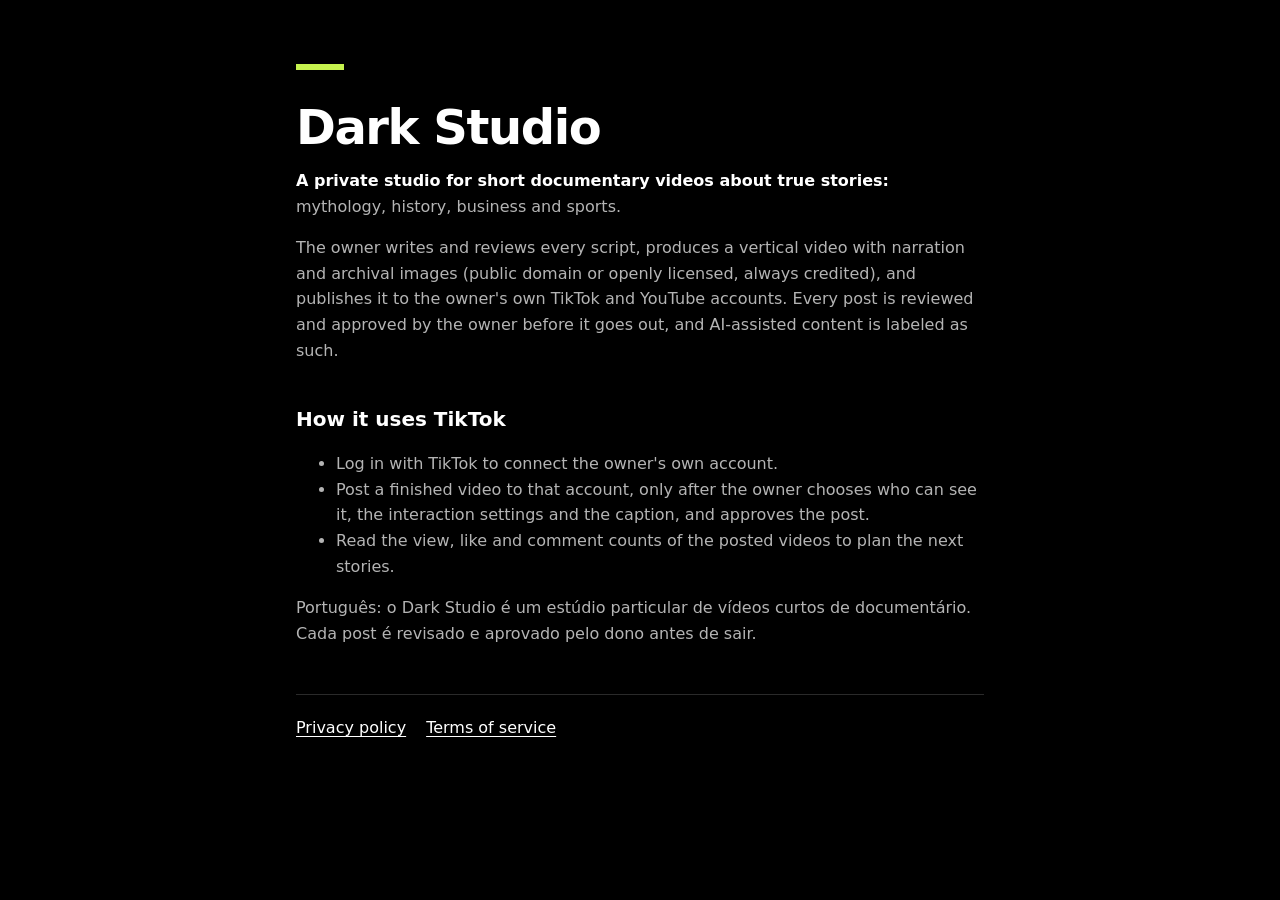
<file: index.html>
<!doctype html>
<html lang="en">
<head>
  <meta charset="utf-8">
  <meta name="viewport" content="width=device-width, initial-scale=1">
  <title>Dark Studio</title>
  <meta name="description" content="Dark Studio is a private tool for producing and publishing short documentary videos about true stories.">
  <link rel="stylesheet" href="estilo.css">
</head>
<body>
<main>
  <span class="marca" aria-hidden="true"></span>
  <h1>Dark Studio</h1>
  <p><strong>A private studio for short documentary videos about true stories:</strong> mythology,
    history, business and sports.</p>
  <p>The owner writes and reviews every script, produces a vertical video with narration and
    archival images (public domain or openly licensed, always credited), and publishes it to the
    owner's own TikTok and YouTube accounts. Every post is reviewed and approved by the owner
    before it goes out, and AI-assisted content is labeled as such.</p>
  <h2>How it uses TikTok</h2>
  <ul>
    <li>Log in with TikTok to connect the owner's own account.</li>
    <li>Post a finished video to that account, only after the owner chooses who can see it,
      the interaction settings and the caption, and approves the post.</li>
    <li>Read the view, like and comment counts of the posted videos to plan the next stories.</li>
  </ul>
  <p>Português: o Dark Studio é um estúdio particular de vídeos curtos de documentário. Cada post
    é revisado e aprovado pelo dono antes de sair.</p>
  <nav aria-label="Legal">
    <a href="privacy.html">Privacy policy</a>
    <a href="terms.html">Terms of service</a>
  </nav>
</main>
</body>
</html>
</file>
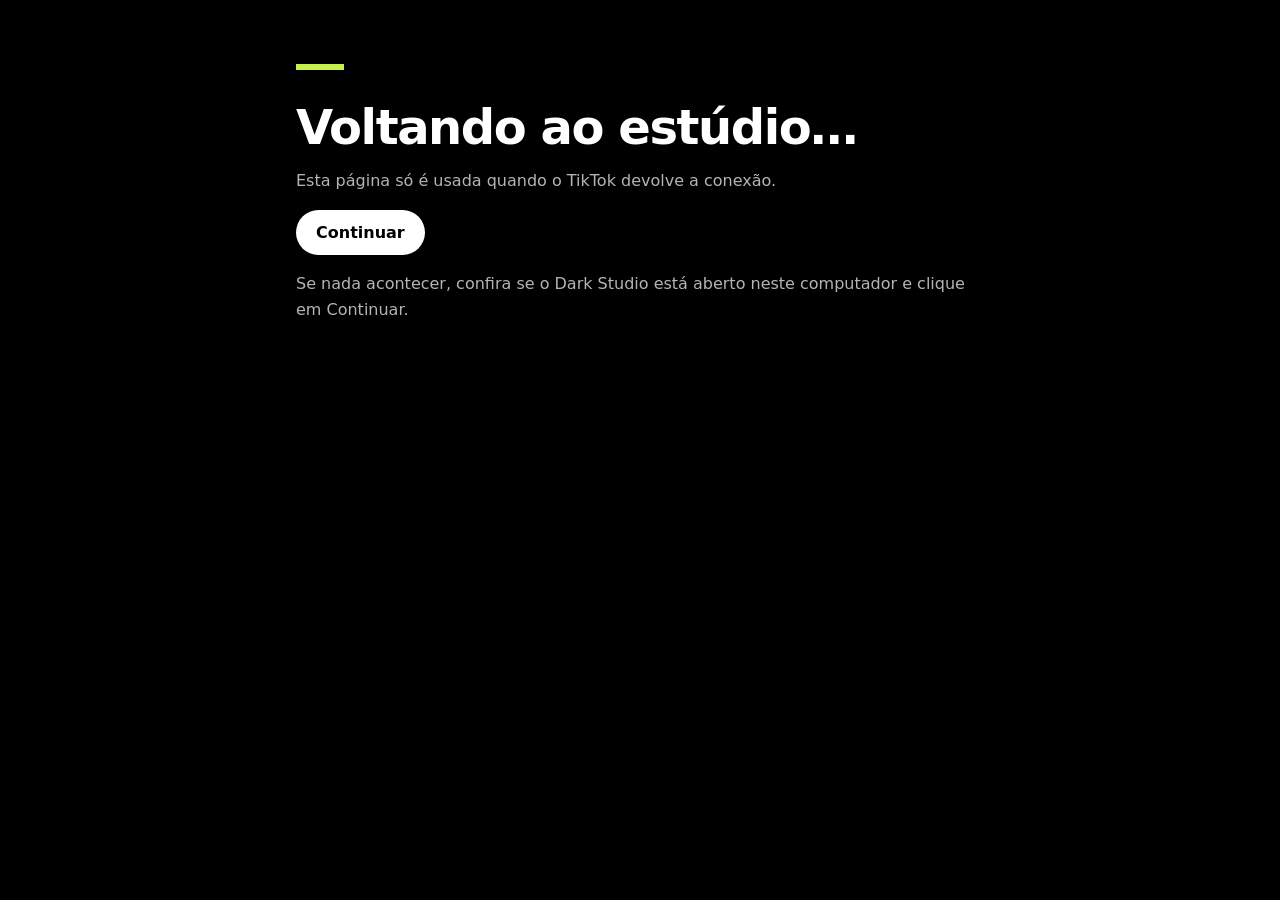
<file: tiktok/index.html>
<!doctype html>
<html lang="pt-BR">
<head>
  <meta charset="utf-8">
  <meta name="viewport" content="width=device-width, initial-scale=1">
  <meta name="robots" content="noindex">
  <meta name="referrer" content="no-referrer">
  <title>Dark Studio · TikTok</title>
  <link rel="stylesheet" href="../estilo.css">
</head>
<body>
<main>
  <span class="marca" aria-hidden="true"></span>
  <h1>Voltando ao estúdio…</h1>
  <p id="msg">Levando o retorno do TikTok para o Dark Studio aberto neste computador.</p>
  <p><a id="ir" class="botao" href="http://127.0.0.1:8100/api/v1/tiktok/callback">Continuar</a></p>
  <p>Se nada acontecer, confira se o Dark Studio está aberto neste computador e clique em Continuar.</p>
</main>
<script>
  // Repassa só os campos do retorno do TikTok para a API local do estúdio. O "state" é de uso
  // único e o "code" não vale nada sem a chave secreta, que fica só no servidor do estúdio.
  (function () {
    var keep = ["code", "state", "scopes", "error", "error_description"];
    var from = new URLSearchParams(window.location.search);
    var to = new URLSearchParams();
    keep.forEach(function (k) { if (from.has(k)) to.set(k, from.get(k)); });
    var target = "http://127.0.0.1:8100/api/v1/tiktok/callback?" + to.toString();
    document.getElementById("ir").href = target;
    if (from.has("state")) window.location.replace(target);
    else document.getElementById("msg").textContent = "Esta página só é usada quando o TikTok devolve a conexão.";
  })();
</script>
</body>
</html>
</file>
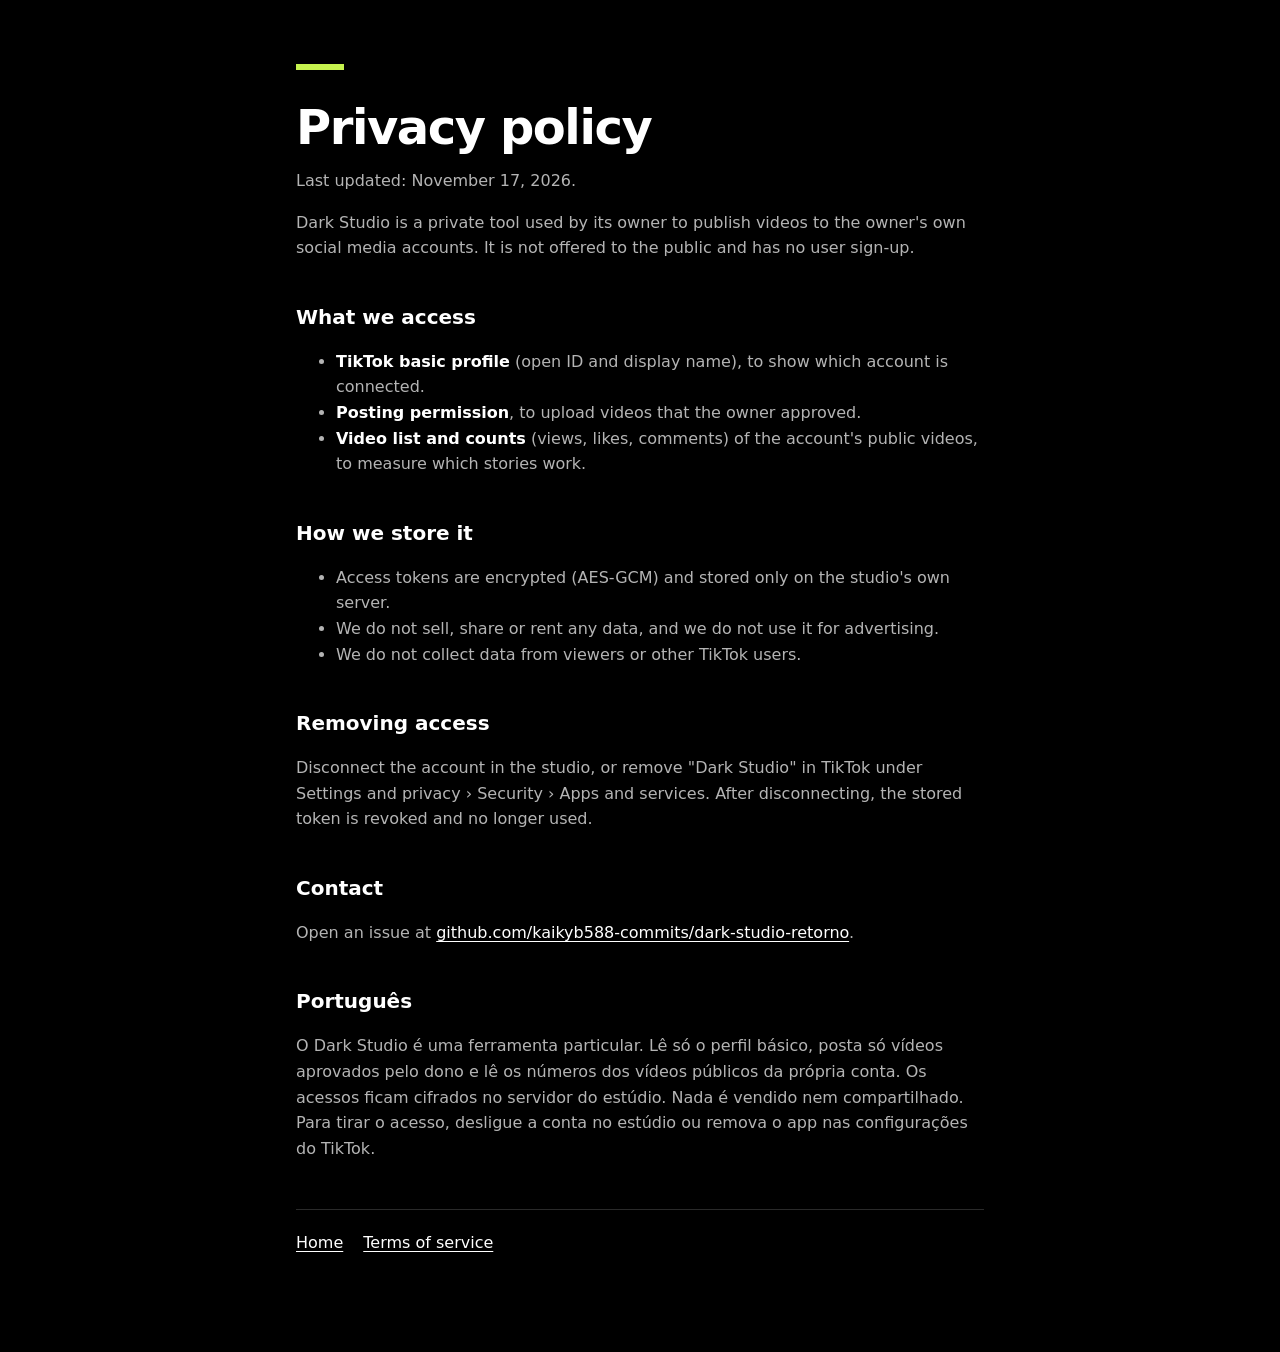
<file: privacy.html>
<!doctype html>
<html lang="en">
<head>
  <meta charset="utf-8">
  <meta name="viewport" content="width=device-width, initial-scale=1">
  <title>Privacy policy · Dark Studio</title>
  <link rel="stylesheet" href="estilo.css">
</head>
<body>
<main>
  <span class="marca" aria-hidden="true"></span>
  <h1>Privacy policy</h1>
  <p>Last updated: November 17, 2026.</p>
  <p>Dark Studio is a private tool used by its owner to publish videos to the owner's own social
    media accounts. It is not offered to the public and has no user sign-up.</p>

  <h2>What we access</h2>
  <ul>
    <li><strong>TikTok basic profile</strong> (open ID and display name), to show which account is connected.</li>
    <li><strong>Posting permission</strong>, to upload videos that the owner approved.</li>
    <li><strong>Video list and counts</strong> (views, likes, comments) of the account's public
      videos, to measure which stories work.</li>
  </ul>

  <h2>How we store it</h2>
  <ul>
    <li>Access tokens are encrypted (AES-GCM) and stored only on the studio's own server.</li>
    <li>We do not sell, share or rent any data, and we do not use it for advertising.</li>
    <li>We do not collect data from viewers or other TikTok users.</li>
  </ul>

  <h2>Removing access</h2>
  <p>Disconnect the account in the studio, or remove "Dark Studio" in TikTok under Settings and
    privacy › Security › Apps and services. After disconnecting, the stored token is revoked and no
    longer used.</p>

  <h2>Contact</h2>
  <p>Open an issue at
    <a href="https://github.com/kaikyb588-commits/dark-studio-retorno/issues">github.com/kaikyb588-commits/dark-studio-retorno</a>.</p>

  <h2>Português</h2>
  <p>O Dark Studio é uma ferramenta particular. Lê só o perfil básico, posta só vídeos aprovados
    pelo dono e lê os números dos vídeos públicos da própria conta. Os acessos ficam cifrados no
    servidor do estúdio. Nada é vendido nem compartilhado. Para tirar o acesso, desligue a conta no
    estúdio ou remova o app nas configurações do TikTok.</p>
  <nav aria-label="Legal">
    <a href="index.html">Home</a>
    <a href="terms.html">Terms of service</a>
  </nav>
</main>
</body>
</html>
</file>
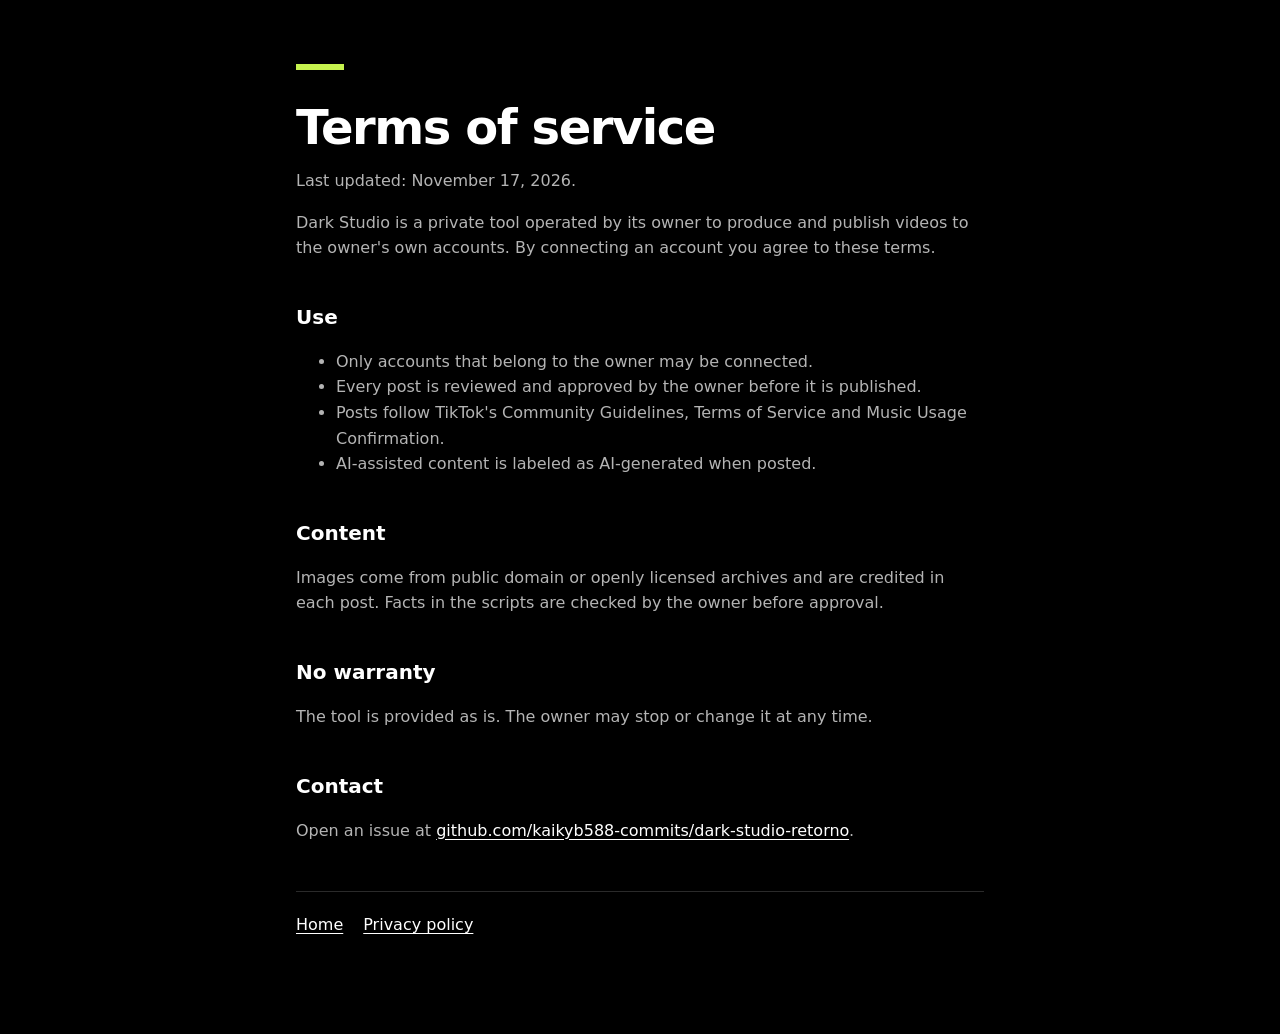
<file: terms.html>
<!doctype html>
<html lang="en">
<head>
  <meta charset="utf-8">
  <meta name="viewport" content="width=device-width, initial-scale=1">
  <title>Terms of service · Dark Studio</title>
  <link rel="stylesheet" href="estilo.css">
</head>
<body>
<main>
  <span class="marca" aria-hidden="true"></span>
  <h1>Terms of service</h1>
  <p>Last updated: November 17, 2026.</p>
  <p>Dark Studio is a private tool operated by its owner to produce and publish videos to the
    owner's own accounts. By connecting an account you agree to these terms.</p>

  <h2>Use</h2>
  <ul>
    <li>Only accounts that belong to the owner may be connected.</li>
    <li>Every post is reviewed and approved by the owner before it is published.</li>
    <li>Posts follow TikTok's Community Guidelines, Terms of Service and Music Usage Confirmation.</li>
    <li>AI-assisted content is labeled as AI-generated when posted.</li>
  </ul>

  <h2>Content</h2>
  <p>Images come from public domain or openly licensed archives and are credited in each post.
    Facts in the scripts are checked by the owner before approval.</p>

  <h2>No warranty</h2>
  <p>The tool is provided as is. The owner may stop or change it at any time.</p>

  <h2>Contact</h2>
  <p>Open an issue at
    <a href="https://github.com/kaikyb588-commits/dark-studio-retorno/issues">github.com/kaikyb588-commits/dark-studio-retorno</a>.</p>
  <nav aria-label="Legal">
    <a href="index.html">Home</a>
    <a href="privacy.html">Privacy policy</a>
  </nav>
</main>
</body>
</html>
</file>
<file: estilo.css>
:root {
  --fundo: #000;
  --texto: #fff;
  --texto-2: #b4b4b4;
  --borda: #2a2a2a;
  --dado: #c6f24e;
  color-scheme: dark;
}
* { box-sizing: border-box; }
body {
  margin: 0;
  background: var(--fundo);
  color: var(--texto);
  font: 16px/1.6 Inter, system-ui, -apple-system, "Segoe UI", sans-serif;
}
main { max-width: 720px; margin: 0 auto; padding: 64px 16px 96px; }
h1 { font-size: clamp(32px, 6vw, 48px); line-height: 1.05; letter-spacing: -0.03em; margin: 0 0 16px; }
h2 { font-size: 20px; margin: 40px 0 8px; }
p, li { color: var(--texto-2); }
strong { color: var(--texto); font-weight: 600; }
a { color: var(--texto); text-underline-offset: 3px; }
.marca { display: inline-block; width: 48px; height: 6px; background: var(--dado); margin-bottom: 24px; }
nav { display: flex; flex-wrap: wrap; gap: 20px; border-top: 1px solid var(--borda); margin-top: 48px; padding-top: 20px; }
.botao { display: inline-block; background: #fff; color: #000; border-radius: 999px; padding: 10px 20px; font-weight: 600; text-decoration: none; }
</file>
